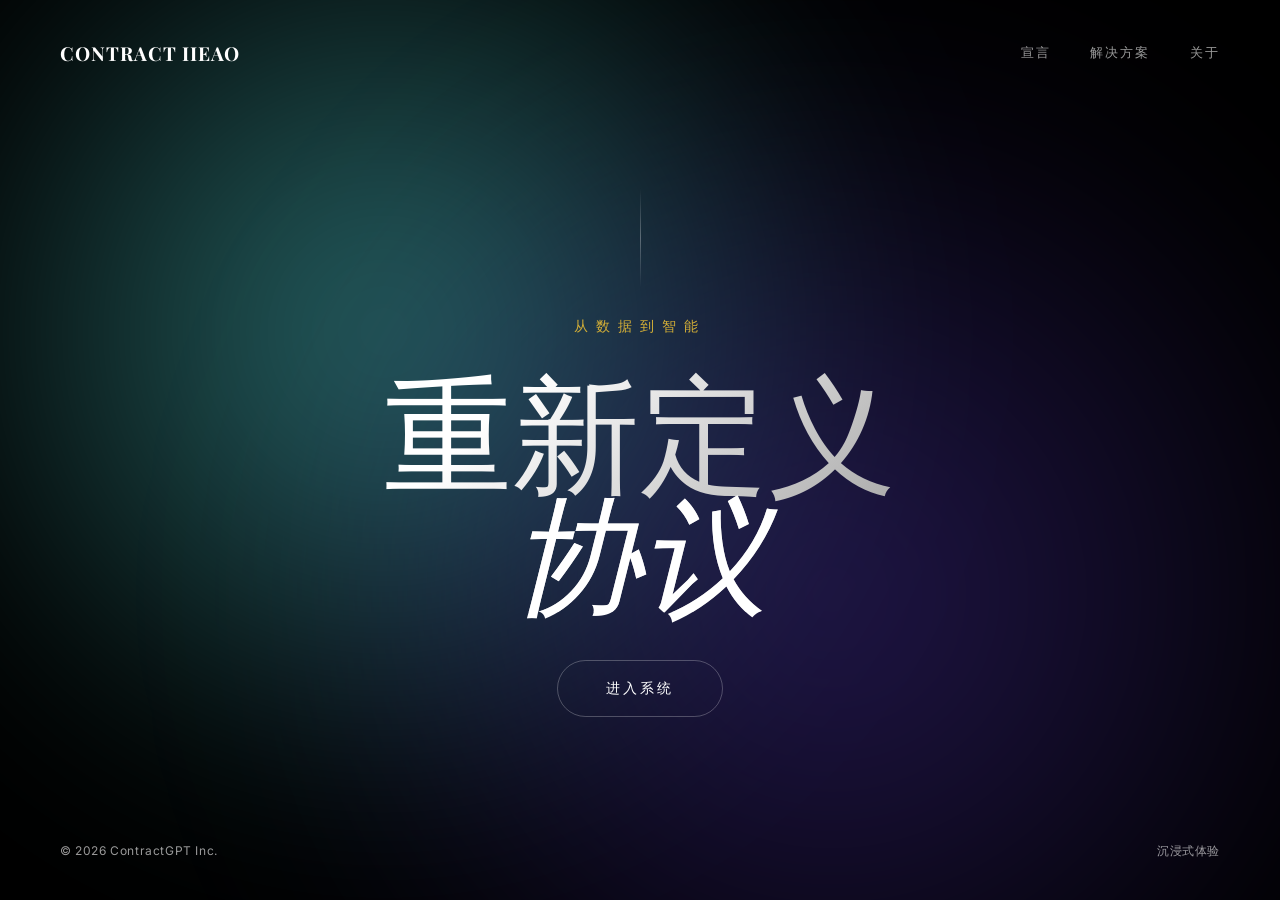
<file: index.html>
<!DOCTYPE html>
<html lang="zh-CN">
<head>
  <script async src="https://pagead2.googlesyndication.com/pagead/js/adsbygoogle.js?client=ca-pub-9442202998573475"
     crossorigin="anonymous"></script>
  <meta charset="utf-8" />
  <meta name="viewport" content="width=device-width, initial-scale=1, maximum-scale=1" />
  <title>ContractGPT · The Era of Intelligence</title>
  <link href="https://fonts.googleapis.com/css2?family=Inter:wght@300;400;500&family=Playfair+Display:ital,wght@0,400;0,600;0,700;1,400&display=swap" rel="stylesheet">
  
  <style>
    /* =========================================
       1. 核心基础设定 (Core)
       ========================================= */
    :root {
      --bg-dark: #050505;
      --text-main: #ffffff;
      --text-muted: rgba(255, 255, 255, 0.6);
      --accent: #d4af37; /* 香槟金 */
      --font-serif: 'Playfair Display', serif;
      --font-sans: 'Inter', sans-serif;
    }

    * { box-sizing: border-box; margin: 0; padding: 0; }

    body {
      background-color: var(--bg-dark);
      color: var(--text-main);
      font-family: var(--font-sans);
      height: 100vh;
      width: 100vw;
      overflow: hidden; /* 禁止滚动，保持海报感 */
      display: flex;
      flex-direction: column;
      position: relative;
    }

    /* 链接重置 */
    a { text-decoration: none; color: inherit; transition: 0.3s; }

    /* =========================================
       2. 沉浸式氛围背景 (Atmosphere)
       ========================================= */
    .atmosphere {
      position: fixed;
      inset: 0;
      z-index: -1;
      background: #000;
    }

    /* 流动的极光/深海光斑 */
    .aurora {
      position: absolute;
      border-radius: 50%;
      filter: blur(100px);
      opacity: 0.5;
      animation: drift 25s infinite ease-in-out alternate;
    }

    .aurora.one {
      top: -20%; left: -10%; width: 80vw; height: 80vw;
      background: radial-gradient(circle, #51d3d3 0%, transparent 70%);
    }

    .aurora.two {
      bottom: -30%; right: -10%; width: 90vw; height: 90vw;
      background: radial-gradient(circle, #442d98 0%, transparent 70%);
      animation-delay: -8s;
    }

    /* 胶片噪点 - 增加高级质感 */
    .grain {
      position: fixed;
      inset: 0;
      /* background-image: url("data:image/svg+xml,%3Csvg viewBox='0 0 200 200' xmlns='http://www.w3.org/2000/svg'%3E%3Cfilter id='noiseFilter'%3E%3CfeTurbulence type='fractalNoise' baseFrequency='0.7' numOctaves='3' stitchTiles='stitch'/%3E%3C/filter%3E%3Crect width='100%25' height='100%25' filter='url(%23noiseFilter)' opacity='0.05'/%3E%3C/svg%3E"); */
      pointer-events: none;
      z-index: 0;
    }

    @keyframes drift {
      0% { transform: translate(0, 0) scale(1); }
      100% { transform: translate(40px, 60px) scale(1.1); }
    }

    /* =========================================
       3. 极简布局 (Layout)
       ========================================= */
    .container {
      position: relative;
      z-index: 10;
      height: 100%;
      display: flex;
      flex-direction: column;
      justify-content: space-between;
      padding: 40px 60px;
    }

    /* 顶部导航 */
    .nav-bar {
      display: flex;
      justify-content: space-between;
      align-items: center;
      animation: fadeIn 1.5s ease-out;
    }

    .brand {
      font-family: var(--font-serif);
      font-weight: 700;
      font-size: 1.2rem;
      letter-spacing: 0.05em;
    }

    .menu {
      display: flex;
      gap: 40px;
    }

    .menu-item {
      font-size: 0.8rem;
      text-transform: uppercase;
      letter-spacing: 0.15em;
      color: var(--text-muted);
      cursor: pointer;
      position: relative;
    }

    .menu-item::after {
      content: '';
      position: absolute;
      bottom: -5px; left: 0; width: 0; height: 1px;
      background: #fff;
      transition: width 0.3s;
    }
    .menu-item:hover { color: #fff; }
    .menu-item:hover::after { width: 100%; }

    /* 中间核心内容区 */
    .hero {
      flex: 1;
      display: flex;
      flex-direction: column;
      justify-content: center;
      align-items: center;
      text-align: center;
      position: relative;
    }

    /* 装饰性线条 */
    .line {
      width: 1px;
      height: 100px;
      background: linear-gradient(to bottom, transparent, rgba(255,255,255,0.3), transparent);
      margin-bottom: 30px;
      animation: growY 1.5s ease-out;
    }

    .tagline {
      font-size: 0.85rem;
      text-transform: uppercase;
      letter-spacing: 0.6em;
      color: var(--accent);
      margin-bottom: 2rem;
      animation: fadeInUp 1.2s ease-out 0.3s backwards;
    }

    /* 巨大的主标题 */
    .headline {
      font-family: var(--font-serif);
      font-size: clamp(4rem, 10vw, 9rem); /* 响应式巨型字体 */
      line-height: 0.95;
      font-weight: 400;
      color: transparent;
      background: linear-gradient(135deg, #fff 20%, #999 100%);
      -webkit-background-clip: text;
      margin-bottom: 3rem;
      animation: fadeInUp 1.2s ease-out 0.5s backwards;
    }
    
    .headline em {
      font-style: italic;
      font-weight: 300;
      color: #fff;
      display: block; /* 换行显示强调词 */
    }

    /* 按钮样式 */
    .action-wrap {
      animation: fadeInUp 1.2s ease-out 0.8s backwards;
    }

    .enter-btn {
      display: inline-block;
      padding: 18px 48px;
      border: 1px solid rgba(255,255,255,0.25);
      border-radius: 100px;
      color: #fff;
      font-size: 0.9rem;
      letter-spacing: 0.2em;
      text-transform: uppercase;
      background: transparent;
      cursor: pointer;
      position: relative;
      overflow: hidden;
      transition: all 0.5s cubic-bezier(0.19, 1, 0.22, 1);
    }

    /* 按钮悬停动效 */
    .enter-btn::before {
      content: '';
      position: absolute;
      top: 0; left: 0; width: 100%; height: 100%;
      background: #fff;
      transform: scaleX(0);
      transform-origin: right;
      transition: transform 0.5s cubic-bezier(0.19, 1, 0.22, 1);
      z-index: -1;
    }

    .enter-btn:hover {
      color: #000;
      border-color: #fff;
      transform: scale(1.05);
    }

    .enter-btn:hover::before {
      transform: scaleX(1);
      transform-origin: left;
    }

    /* 底部信息 */
    .footer {
      display: flex;
      justify-content: space-between;
      font-size: 0.75rem;
      color: var(--text-muted);
      letter-spacing: 0.05em;
      animation: fadeIn 1.5s ease-out 1s backwards;
    }

    /* =========================================
       4. 过渡遮罩 (Transition Overlay)
       ========================================= */
    .transition-curtain {
      position: fixed;
      inset: 0;
      background: #000;
      z-index: 999;
      pointer-events: none;
      opacity: 0;
      transition: opacity 0.8s ease-in-out;
    }
    .transition-curtain.active {
      opacity: 1;
      pointer-events: all;
    }

    /* 动画关键帧 */
    @keyframes fadeIn { from { opacity: 0; } to { opacity: 1; } }
    @keyframes fadeInUp { from { opacity: 0; transform: translateY(40px); } to { opacity: 1; transform: translateY(0); } }
    @keyframes growY { from { transform: scaleY(0); } to { transform: scaleY(1); } }

    /* 移动端适配 */
    @media (max-width: 768px) {
      .container { padding: 30px 20px; }
      .menu { display: none; } /* 移动端隐藏菜单，保持极简 */
      .headline { font-size: 15vw; margin-bottom: 2rem; }
      .enter-btn { padding: 15px 35px; font-size: 0.8rem; }
    }
  </style>
</head>
<body>

  <div class="atmosphere">
    <div class="aurora one"></div>
    <div class="aurora two"></div>
    <div class="grain"></div>
  </div>

  <div class="transition-curtain" id="curtain"></div>

  <main class="container">
    <nav class="nav-bar">
      <div class="brand">CONTRACT IIEAO</div>
      <div class="menu">
        <span class="menu-item">宣言</span>
        <span class="menu-item">解决方案</span>
        <span class="menu-item">关于</span>
      </div>
    </nav>

    <section class="hero">
      <div class="line"></div>
      <span class="tagline">从数据到智能</span>
 
      
      
      <h1 class="headline">
        重新定义 <br>
        <em>协议</em>
      </h1>

      <div class="action-wrap">
        <a href="login.html" class="enter-btn" id="enter-link">
          进入系统
        </a>
      </div>
    </section>

    <footer class="footer">
      <span>© 2026 ContractGPT Inc.</span>
      <span>沉浸式体验</span>
    </footer>
  </main>

  <script>
    // 简单的页面跳转过渡逻辑
    document.getElementById('enter-link').addEventListener('click', function(e) {
      e.preventDefault(); // 阻止默认直接跳转
      
      const targetUrl = this.getAttribute('href');
      const curtain = document.getElementById('curtain');
      
      // 1. 激活黑幕（淡入黑色）
      curtain.classList.add('active');
      
      // 2. 等待黑幕完全盖住后（800ms），再进行页面跳转
      setTimeout(() => {
        window.location.href = targetUrl;
      }, 800);
    });
  </script>
</body>
</html>
</file>
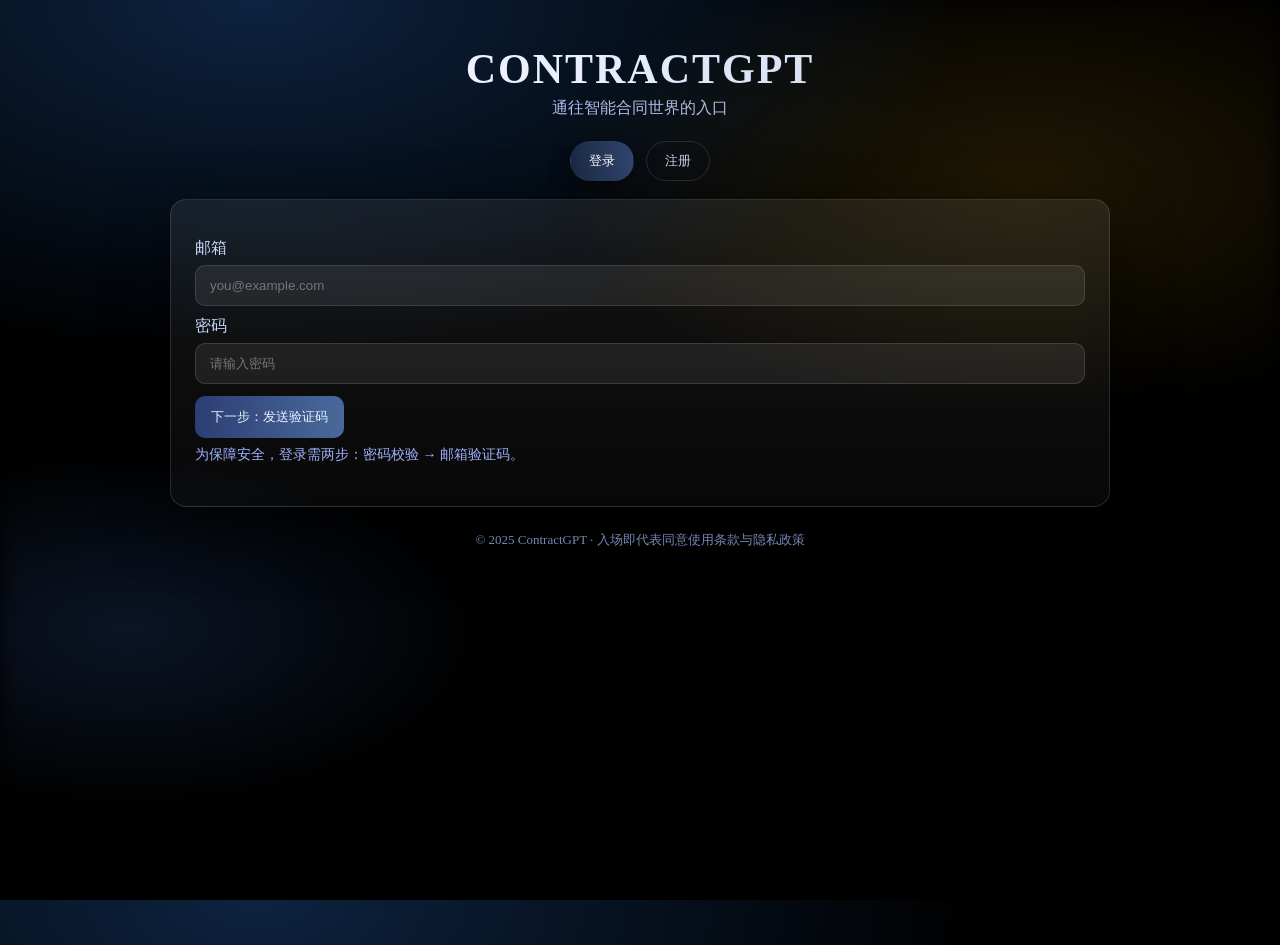
<file: auth.html>
<!DOCTYPE html>
<html lang="zh-CN">
<head>
  <meta charset="utf-8" />
  <meta name="viewport" content="width=device-width,initial-scale=1" />
  <title>进入 ContractGPT · 安全登录</title>
  <link rel="stylesheet" href="auth.css" />
</head>
<body>
  <div class="bg"></div>
  <main class="shell">
    <header class="brand">
      <h1>ContractGPT</h1>
      <p>通往智能合同世界的入口</p>
    </header>

    <section class="tabs">
      <button class="tab active" data-tab="login">登录</button>
      <button class="tab" data-tab="register">注册</button>
    </section>

    <!-- 登录 -->
    <section class="panel show" id="panel-login">
      <div class="card glass">
        <div class="card-body">
          <label>邮箱</label><input id="login-email" type="email" placeholder="you@example.com" />
          <label>密码</label><input id="login-password" type="password" placeholder="请输入密码" />
          <div class="row"><button id="login-send" class="primary">下一步：发送验证码</button></div>
          <div class="row code-row hidden" id="login-code-row">
            <input id="login-code" type="text" maxlength="6" placeholder="6位验证码" />
            <button id="login-verify" class="primary">验证并登录</button>
          </div>
          <p class="hint">为保障安全，登录需两步：密码校验 → 邮箱验证码。</p>
          <div id="login-msg" class="msg"></div>
        </div>
      </div>
    </section>

    <!-- 注册 -->
    <section class="panel" id="panel-register">
      <div class="card glass">
        <div class="card-body">
          <label>邮箱</label><input id="reg-email" type="email" placeholder="you@example.com" />
          <label>用户名</label><input id="reg-username" type="text" placeholder="2-20个字符" />
          <label>密码</label><input id="reg-password" type="password" placeholder="至少8位，含数字与字母" />
          <div class="row"><button id="reg-send" class="secondary">发送注册验证码</button></div>
          <div class="row">
            <input id="reg-code" type="text" maxlength="6" placeholder="6位验证码" />
            <button id="reg-submit" class="primary">完成注册并登录</button>
          </div>
          <div id="reg-msg" class="msg"></div>
        </div>
      </div>
    </section>

    <footer class="foot">© 2025 ContractGPT · 入场即代表同意使用条款与隐私政策</footer>
  </main>
  <script src="auth.js"></script>
</body>
</html>
</file>
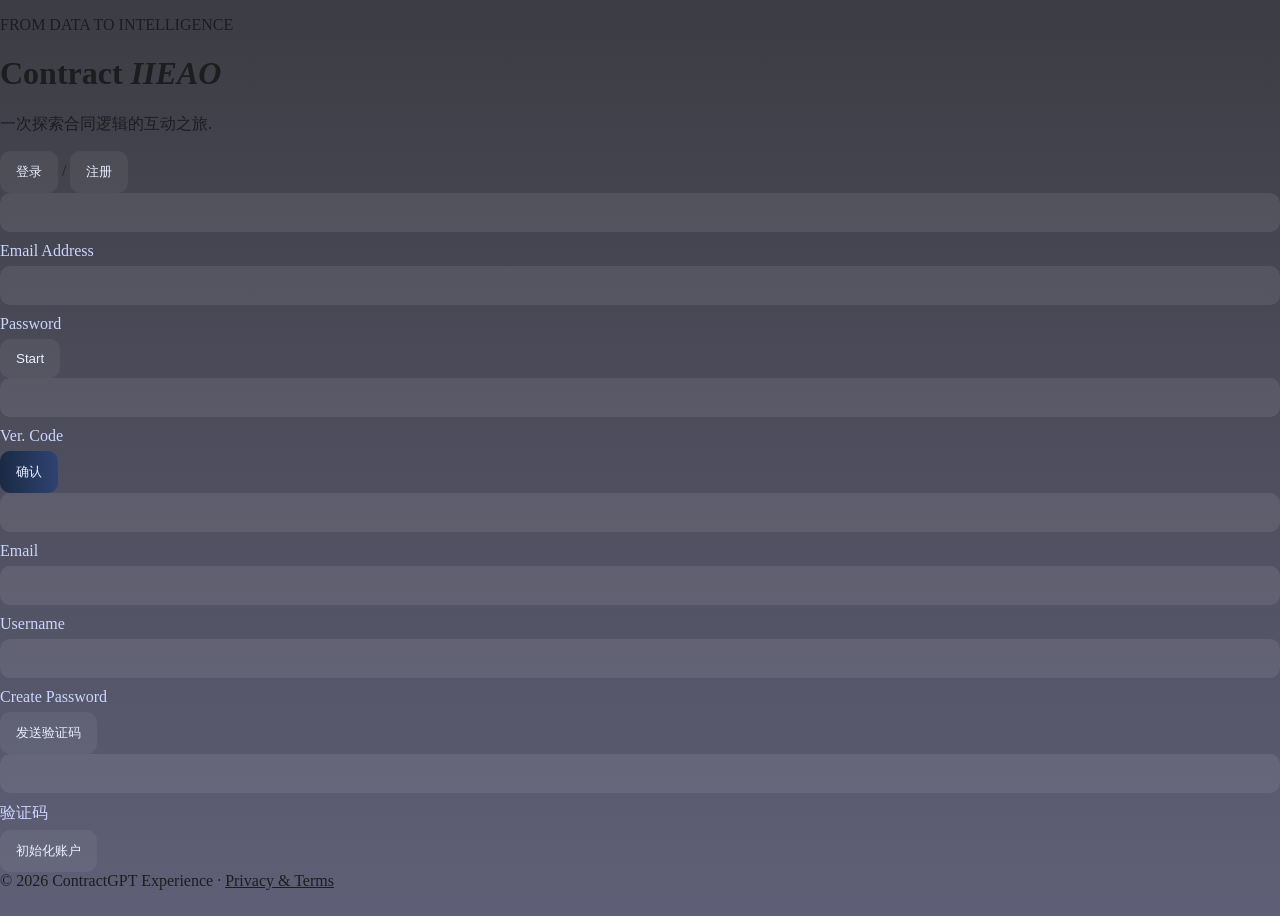
<file: login.html>
<!DOCTYPE html>
<html lang="zh-CN">
<head>
  <meta charset="utf-8" />
  <meta name="viewport" content="width=device-width, initial-scale=1" />
  <title>ContractGPT · 智能时代</title>
  <link rel="stylesheet" href="style.css" />
  <link href="https://fonts.googleapis.com/css2?family=Inter:wght@300;400;500&family=Playfair+Display:ital,wght@0,400;0,600;1,400&display=swap" rel="stylesheet">
</head>
<body>
  
  <div class="cinematic-bg">
    <div class="wave"></div>
    <div class="wave"></div>
    <div class="noise-overlay"></div>
  </div>

  <main class="stage">
    
    <header class="hero-text">
      <p class="subtitle">FROM DATA TO INTELLIGENCE</p>
      <h1 class="title">Contract <em>IIEAO</em></h1>
      <p class="description">一次探索合同逻辑的互动之旅.</p>
    </header>

    <div class="interaction-zone">
      
      <nav class="tabs-nav">
        <button class="nav-btn active" data-tab="login">登录</button>
        <span class="divider">/</span>
        <button class="nav-btn" data-tab="register">注册</button>
      </nav>

      <div class="content-panel show" id="panel-login">
        <div class="minimal-form">
          <div class="input-line">
            <input id="login-email" type="email" placeholder=" " required />
            <label class="floating-label">Email Address</label>
          </div>
          
          <div class="input-line">
            <input id="login-password" type="password" placeholder=" " required />
            <label class="floating-label">Password</label>
          </div>

          <div class="actions">
            <button id="login-send" class="cta-btn">Start</button>
          </div>

          <div class="code-section hidden" id="login-code-row">
            <div class="input-line short">
              <input id="login-code" type="text" maxlength="6" placeholder=" " />
              <label class="floating-label">Ver. Code</label>
            </div>
            <button id="login-verify" class="cta-btn secondary">确认</button>
          </div>
          
          <div id="login-msg" class="status-msg"></div>
        </div>
      </div>

      <div class="content-panel" id="panel-register">
        <div class="minimal-form">
          <div class="input-line">
            <input id="reg-email" type="email" placeholder=" " />
            <label class="floating-label">Email</label>
          </div>
          <div class="input-line">
            <input id="reg-username" type="text" placeholder=" " />
            <label class="floating-label">Username</label>
          </div>
          <div class="input-line">
            <input id="reg-password" type="password" placeholder=" " />
            <label class="floating-label">Create Password</label>
          </div>

          <div class="actions split">
            <button id="reg-send" class="cta-btn outline">发送验证码</button>
          </div>

          <div class="input-line mt-large">
            <input id="reg-code" type="text" maxlength="6" placeholder=" " />
            <label class="floating-label">验证码</label>
          </div>
          <button id="reg-submit" class="cta-btn">初始化账户</button>
          
          <div id="reg-msg" class="status-msg"></div>
        </div>
      </div>

    </div>

    <footer class="legal-foot">
      © 2026 ContractGPT Experience · <a href="Privacy Policy/Privacy.html">Privacy & Terms</a>
    </footer>

  </main>

  <script src="script.js"></script>
</body>
</html>
</file>
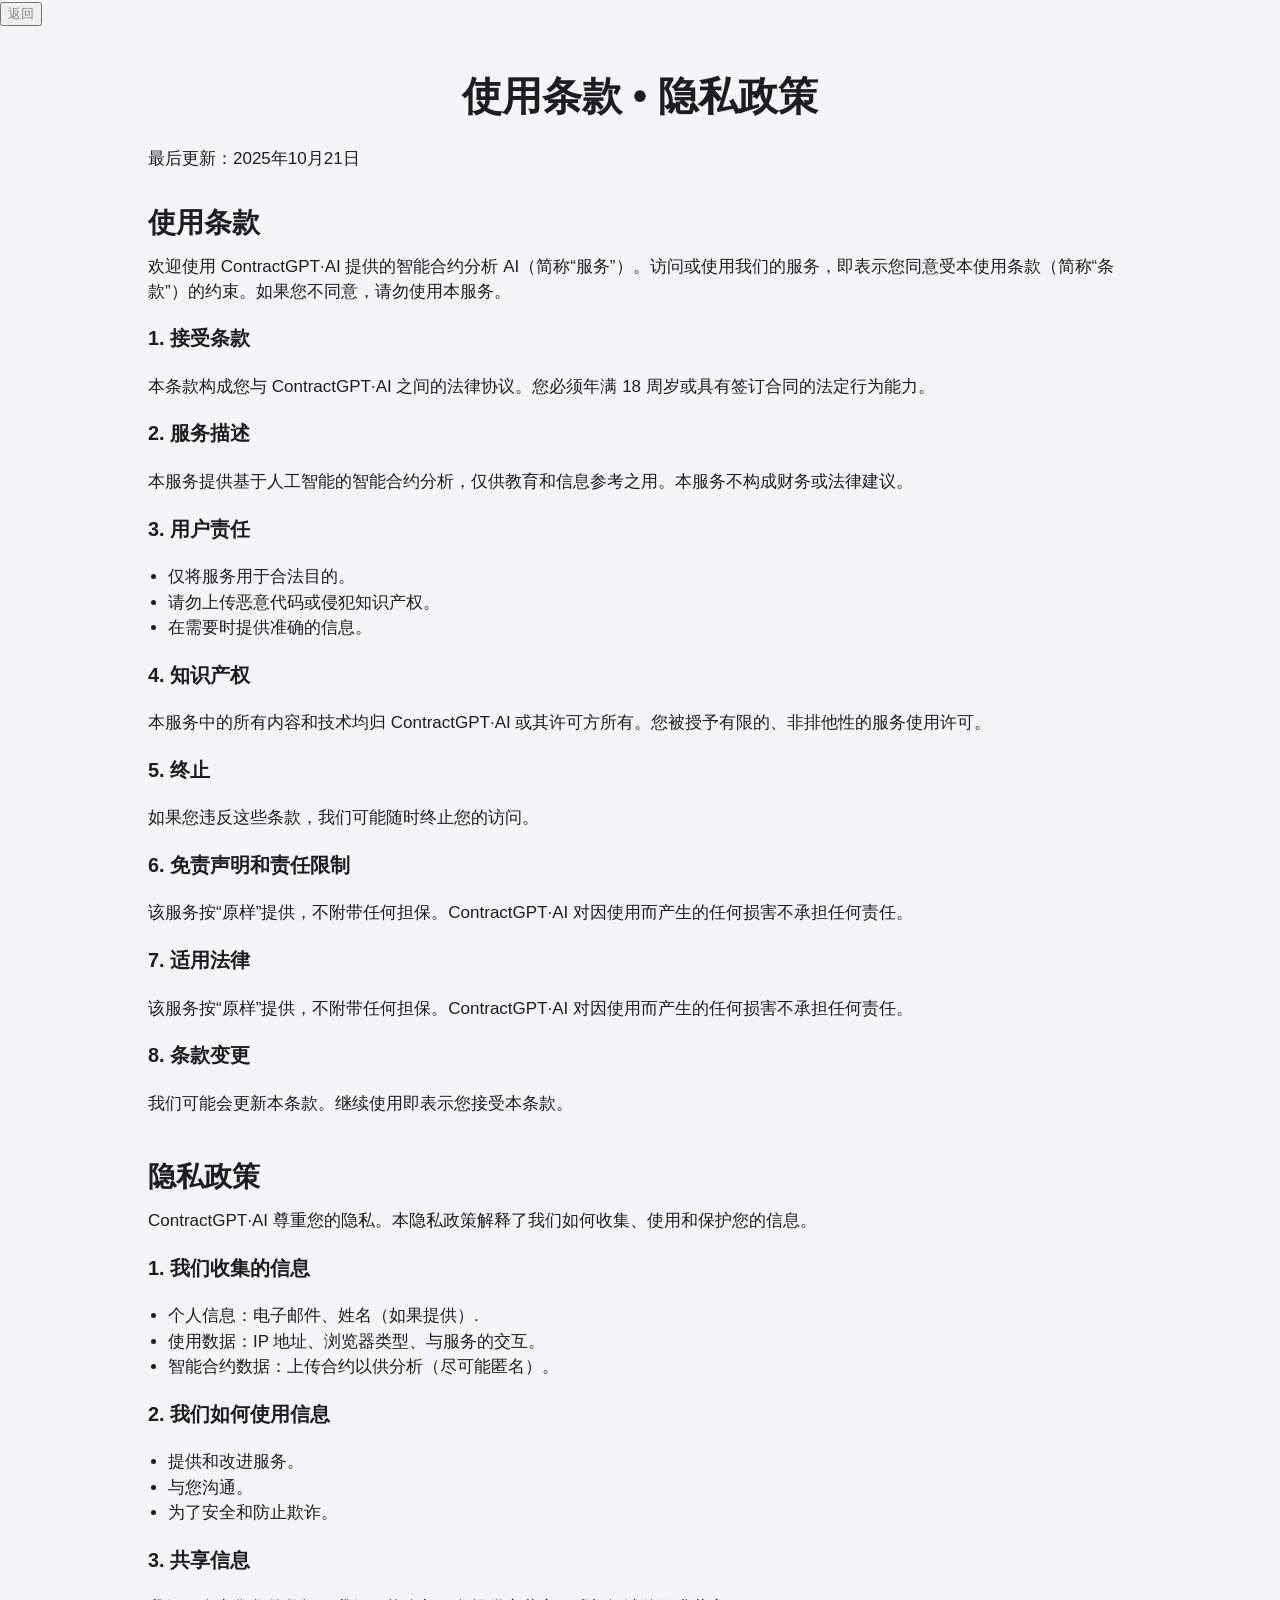
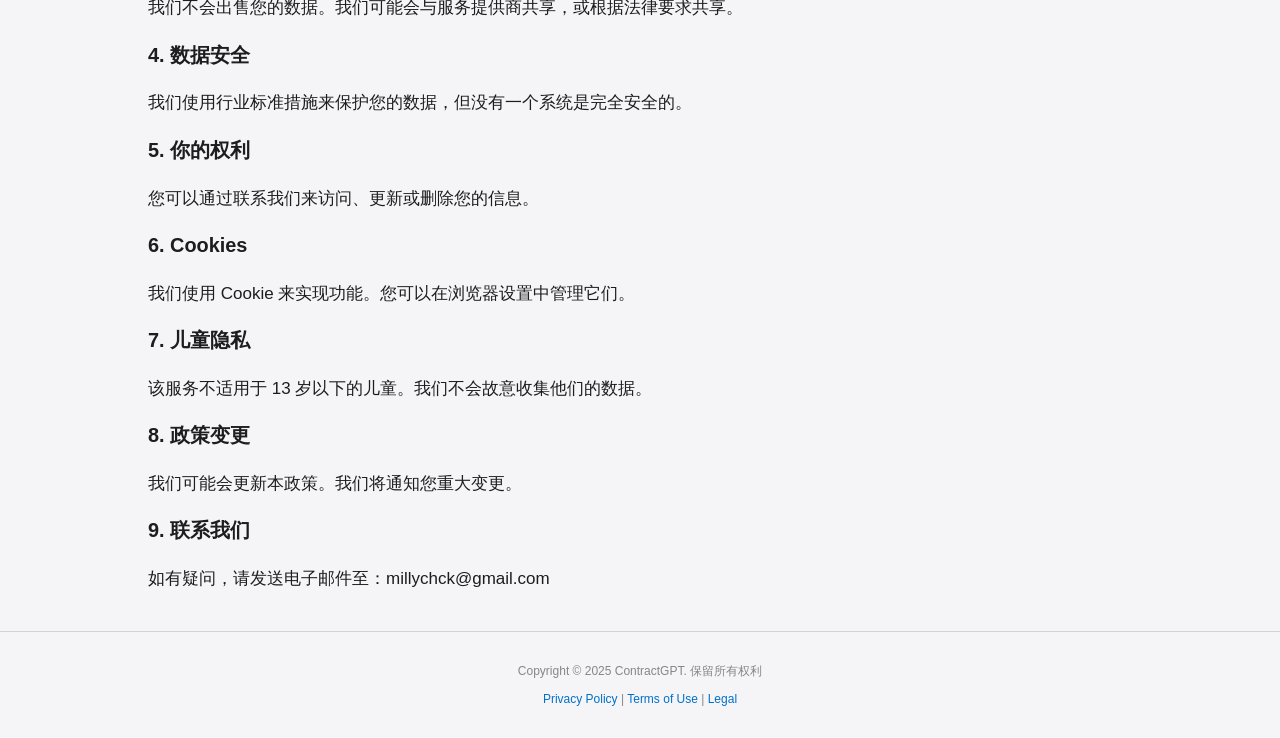
<file: Privacy Policy/Privacy.html>
<!DOCTYPE html>
<html lang="en">
<head>
    <meta charset="UTF-8">
    <meta name="viewport" content="width=device-width, initial-scale=1.0">
    <title>使用条款 • 隐私政策 - 智能合约解析系统</title>
    <style>
        * {
            box-sizing: border-box;
        }

        body {
            background-color: #f5f5f7;
            color: #1d1d1f;
            font-family: -apple-system, BlinkMacSystemFont, "Segoe UI", Roboto, Helvetica, Arial, sans-serif;
            margin: 0;
            padding: 0;
            line-height: 1.5;
            font-size: 17px;
        }

        a {
            color: #0070c9;
            text-decoration: none;
        }

        a:hover {
            text-decoration: underline;
        }

        .container {
            max-width: 1024px;
            margin: 0 auto;
            padding: 0 20px;
        }

        header {
            background-color: rgba(0, 0, 0, 0.8);
            color: #fff;
            position: fixed;
            width: 100%;
            z-index: 1000;
        }

        header .nav {
            display: flex;
            justify-content: space-around;
            align-items: center;
            height: 44px;
            font-size: 14px;
        }

        header .nav a {
            color: #fff;
            opacity: 0.92;
        }

        header .nav a:hover {
            opacity: 1;
        }

        .logo {
            width: 20px;
            height: 20px;
            background: url('https://upload.wikimedia.org/wikipedia/commons/thumb/1/1b/Apple_logo_grey.svg/1200px-Apple_logo_grey.svg.png') no-repeat center;
            background-size: contain;
            display: inline-block;
        }

        main {
            padding-top: 60px;
        }

        section {
            margin-bottom: 40px;
        }

        h1 {
            font-size: 40px;
            font-weight: 600;
            margin: 40px 0 20px;
            text-align: center;
        }

        h2 {
            font-size: 28px;
            font-weight: 600;
            margin: 30px 0 10px;
        }

        p {
            margin: 10px 0;
        }

        ul {
            list-style: disc;
            padding-left: 20px;
        }

        footer {
            background-color: #f5f5f7;
            color: #86868b;
            font-size: 12px;
            padding: 20px 0;
            text-align: center;
            border-top: 1px solid #d2d2d7;
        }

        /* Responsive Design */
        @media (max-width: 768px) {
            body {
                font-size: 15px;
            }

            h1 {
                font-size: 32px;
            }

            h2 {
                font-size: 24px;
            }

            header .nav {
                flex-wrap: wrap;
                height: auto;
                padding: 10px 0;
            }

            header .nav a {
                padding: 5px 10px;
            }

            .container {
                padding: 0 15px;
            }
        }

        @media (max-width: 480px) {
            h1 {
                font-size: 28px;
            }

            h2 {
                font-size: 20px;
            }
        }
    </style>
</head>
<body>
    <header>
        <!-- <nav class="nav container">
            <a href="#" aria-label="Home"><span class="logo"></span></a>
            <a href="#">Home</a>
            <a href="#">About</a>
            <a href="#">Contact</a>
            <a href="#">Support</a>
        </nav> -->
    </header>
    <a href="../index.html"><button style="color: #86868b;">返回</button></a>
    <main class="container">
        <h1>使用条款 • 隐私政策</h1>
        <p>最后更新：2025年10月21日</p>

        <section id="terms">
            <h2>使用条款</h2>
            <p>欢迎使用 ContractGPT·AI 提供的智能合约分析 AI（简称“服务”）。访问或使用我们的服务，即表示您同意受本使用条款（简称“条款”）的约束。如果您不同意，请勿使用本服务。</p>

            <h3>1. 接受条款</h3>
            <p>本条款构成您与 ContractGPT·AI 之间的法律协议。您必须年满 18 周岁或具有签订合同的法定行为能力。</p>

            <h3>2. 服务描述</h3>
            <p>本服务提供基于人工智能的智能合约分析，仅供教育和信息参考之用。本服务不构成财务或法律建议。</p>

            <h3>3. 用户责任</h3>
            <ul>
                <li>仅将服务用于合法目的。</li>
                <li>请勿上传恶意代码或侵犯知识产权。</li>
                <li>在需要时提供准确的信息。</li>
            </ul>

            <h3>4. 知识产权</h3>
            <p>本服务中的所有内容和技术均归 ContractGPT·AI 或其许可方所有。您被授予有限的、非排他性的服务使用许可。</p>

            <h3>5. 终止</h3>
            <p>如果您违反这些条款，我们可能随时终止您的访问。</p>

            <h3>6. 免责声明和责任限制</h3>
            <p>该服务按“原样”提供，不附带任何担保。ContractGPT·AI 对因使用而产生的任何损害不承担任何责任。</p>

            <h3>7. 适用法律</h3>
            <p>该服务按“原样”提供，不附带任何担保。ContractGPT·AI 对因使用而产生的任何损害不承担任何责任。</p>

            <h3>8. 条款变更</h3>
            <p>我们可能会更新本条款。继续使用即表示您接受本条款。</p>
        </section>

        <section id="privacy">
            <h2>隐私政策</h2>
            <p>ContractGPT·AI 尊重您的隐私。本隐私政策解释了我们如何收集、使用和保护您的信息。</p>

            <h3>1. 我们收集的信息</h3>
            <ul>
                <li>个人信息：电子邮件、姓名（如果提供）.</li>
                <li>使用数据：IP 地址、浏览器类型、与服务的交互。</li>
                <li>智能合约数据：上传合约以供分析（尽可能匿名）。</li>
            </ul>

            <h3>2. 我们如何使用信息</h3>
            <ul>
                <li>提供和改进服务。</li>
                <li>与您沟通。</li>
                <li>为了安全和防止欺诈。</li>
            </ul>

            <h3>3. 共享信息</h3>
            <p>我们不会出售您的数据。我们可能会与服务提供商共享，或根据法律要求共享。</p>

            <h3>4. 数据安全</h3>
            <p>我们使用行业标准措施来保护您的数据，但没有一个系统是完全安全的。</p>

            <h3>5. 你的权利</h3>
            <p>您可以通过联系我们来访问、更新或删除您的信息。</p>

            <h3>6. Cookies</h3>
            <p>我们使用 Cookie 来实现功能。您可以在浏览器设置中管理它们。</p>

            <h3>7. 儿童隐私</h3>
            <p>该服务不适用于 13 岁以下的儿童。我们不会故意收集他们的数据。</p>

            <h3>8. 政策变更</h3>
            <p>我们可能会更新本政策。我们将通知您重大变更。</p>

            <h3>9. 联系我们</h3>
            <p>如有疑问，请发送电子邮件至：millychck@gmail.com</p>
        </section>
    </main>

    <footer>
        <p>Copyright © 2025 ContractGPT. 保留所有权利</p>
        <p><a href="#">Privacy Policy</a> | <a href="#">Terms of Use</a> | <a href="#">Legal</a></p>
    </footer>
</body>
</html>
</file>
<file: auth.css>
:root{
  --gold:#d4a017;--line:rgba(255,255,255,.12)
}
*{box-sizing:border-box}html,body{height:100%}body{margin:0;font-family:'Noto Serif SC',serif;background:radial-gradient(1200px 600px at 20% 0%,#0d2340,#000 60%),linear-gradient(135deg,#001a2e,#003366);color:#e9f0ff}
.bg{position:fixed;inset:0;background:radial-gradient(800px 400px at 80% 20%,rgba(212,160,23,.15),transparent 60%),radial-gradient(600px 300px at 10% 70%,rgba(78,140,255,.15),transparent 60%);pointer-events:none;filter:blur(10px)}
.shell{max-width:980px;margin:5vh auto;padding:0 20px}
.brand{text-align:center;margin-bottom:22px}
.brand h1{margin:0;font-size:42px;letter-spacing:2px;text-transform:uppercase;background:linear-gradient(90deg,#fff,#c9d8ff);-webkit-background-clip:text;color:transparent}
.brand p{margin:.3rem 0;color:#aebbe7}
.tabs{display:flex;gap:12px;justify-content:center;margin:10px 0 18px}
.tab{padding:10px 18px;border:1px solid var(--line);background:transparent;color:#c8d4ff;border-radius:999px;cursor:pointer}
.tab.active{background:linear-gradient(90deg,#1a2a44,#2e4372);color:#fff;border-color:transparent;box-shadow:0 6px 20px rgba(0,0,0,.4)}
.panel{display:none}.panel.show{display:block}
.card{border:1px solid var(--line);border-radius:16px;background:linear-gradient(180deg,rgba(255,255,255,.08),rgba(255,255,255,.03));backdrop-filter:blur(12px);box-shadow:0 20px 60px rgba(0,0,0,.5)}
.card-body{padding:28px 24px}
label{display:block;color:#cbd6ff;margin:10px 0 6px}
input{width:100%;padding:12px 14px;border-radius:10px;border:1px solid var(--line);background:rgba(255,255,255,.08);color:#fff;outline:none}
input:focus{border-color:var(--gold);box-shadow:0 0 0 2px rgba(212,160,23,.25)}
.row{display:flex;gap:12px;align-items:center;margin-top:12px}
.row.code-row.hidden{display:none}
button{padding:12px 16px;border-radius:10px;border:1px solid var(--line);cursor:pointer;color:#e9f0ff;background:rgba(255,255,255,.06)}
button.primary{background:linear-gradient(90deg,#2c3e73,#4a6a9b);border:none}
button.secondary{background:linear-gradient(90deg,#1a2a44,#2e4372);border:none}
button:hover{transform:translateY(-1px);box-shadow:0 10px 24px rgba(0,0,0,.35)}
.msg{margin-top:10px;color:#ffd08a}.hint{margin-top:8px;color:#9fb3ff;font-size:14px}
.foot{text-align:center;margin-top:24px;color:#8aa1d6;font-size:13px}
</file>
<file: style.css>
/* :root {
  --gold: #d4a017;
  --line: rgba(255, 255, 255, 0.12);
}

* {
  box-sizing: border-box;
}

html, body {
  height: 100%;
  margin: 0;
  font-family: 'Noto Serif SC', serif;
  background: linear-gradient(180deg, #6868aa 0%, #414157 100%);
  color: #1d1d1f;
}

.bg {
  position: fixed;
  inset: 0;
  background: radial-gradient(800px 400px at 80% 20%, rgba(200, 200, 200, 0.3), transparent 60%),
              radial-gradient(600px 300px at 10% 70%, rgba(220, 220, 255, 0.3), transparent 60%);
  pointer-events: none;
  filter: blur(10px);
}

.shell {
  max-width: 980px;
  margin: 5vh auto;
  padding: 0 20px;
}

.brand {
  text-align: center;
  margin-bottom: 22px;
}

.brand h1 {
  margin: 0;
  font-size: 42px;
  letter-spacing: 2px;
  text-transform: uppercase;
  background: linear-gradient(90deg, #fff, #c9d8ff);
  -webkit-background-clip: text;
  color: transparent;
}

.brand p {
  margin: .3rem 0;
  color: #aebbe7;
}

.tabs {
  display: flex;
  gap: 12px;
  justify-content: center;
  margin: 10px 0 18px;
}

.tab {
  padding: 10px 18px;
  border: 1px solid var(--line);
  background: transparent;
  color: #c8d4ff;
  border-radius: 999px;
  cursor: pointer;
}

.tab.active {
  background: linear-gradient(90deg, #1a2a44, #2e4372);
  color: #fff;
  border-color: transparent;
  box-shadow: 0 6px 20px rgba(0, 0, 0, 0.4);
}

.panel {
  display: none;
}

.panel.show {
  display: block;
}

.card {
  border: 1px solid var(--line);
  border-radius: 16px;
  background: linear-gradient(180deg, rgba(255, 255, 255, 0.08), rgba(255, 255, 255, 0.03));
  backdrop-filter: blur(12px);
  box-shadow: 0 20px 60px rgba(0, 0, 0, 0.5);
}

.card-body {
  padding: 28px 24px;
}

label {
  display: block;
  color: #cbd6ff;
  margin: 10px 0 6px;
}

input {
  width: 100%;
  padding: 12px 14px;
  border-radius: 10px;
  border: 1px solid var(--line);
  background: rgba(255, 255, 255, 0.08);
  color: #fff;
  outline: none;
}

input:focus {
  border-color: var(--gold);
  box-shadow: 0 0 0 2px rgba(212, 160, 23, 0.25);
}

.row {
  display: flex;
  gap: 12px;
  align-items: center;
  margin-top: 12px;
}

.row.code-row.hidden {
  display: none;
}

button {
  padding: 12px 16px;
  border-radius: 10px;
  border: 1px solid var(--line);
  cursor: pointer;
  color: #e9f0ff;
  background: rgba(255, 255, 255, 0.06);
}

button.primary {
  background: linear-gradient(90deg, #2c3e73, #4a6a9b);
  border: none;
}

button.secondary {
  background: linear-gradient(90deg, #1a2a44, #2e4372);
  border: none;
}

button:hover {
  transform: translateY(-1px);
  box-shadow: 0 10px 24px rgba(0, 0, 0, 0.35);
}

.msg {
  margin-top: 10px;
  color: #ffd08a;
}

.hint {
  margin-top: 8px;
  color: #9fb3ff;
  font-size: 14px;
}

.foot {
  text-align: center;
  margin-top: 24px;
  color: #8aa1d6;
  font-size: 13px;
}

footer a {
  color: inherit;
  text-decoration: underline;
  /* 或者none，如果你不想有下划线 */
}

:root {
  --gold: #d4a017;
  --line: rgba(255, 255, 255, 0.12);
}

* {
  box-sizing: border-box;
}

html, body {
  height: 100%;
  margin: 0;
  font-family: 'Noto Serif SC', serif;
  background: linear-gradient(180deg, #3d3d45 0%, #5f5f77 100%);
  color: #1d1d1f;
}

.bg {
  position: fixed;
  inset: 0;
  background: radial-gradient(800px 400px at 80% 20%, rgba(200, 200, 200, 0.3), transparent 60%),
              radial-gradient(600px 300px at 10% 70%, rgba(220, 220, 255, 0.3), transparent 60%);
  pointer-events: none;
  filter: blur(10px);
}

.shell {
  max-width: 980px;
  margin: 5vh auto;
  padding: 0 20px;
}

.brand {
  text-align: center;
  margin-bottom: 22px;
}

.brand h1 {
  margin: 0;
  font-size: 42px;
  letter-spacing: 2px;
  text-transform: uppercase;
  background: linear-gradient(90deg, #fff, #c9d8ff);
  -webkit-background-clip: text;
  color: transparent;
}

.brand p {
  margin: .3rem 0;
  color: #aebbe7;
}

.tabs {
  display: flex;
  gap: 12px;
  justify-content: center;
  margin: 10px 0 18px;
}

.tab {
  padding: 10px 18px;
  border: 1px solid var(--line);
  background: transparent;
  color: #c8d4ff;
  border-radius: 999px;
  cursor: pointer;
}

.tab.active {
  background: linear-gradient(90deg, #1a2a44, #2e4372);
  color: #fff;
  border-color: transparent;
  box-shadow: 0 6px 20px rgba(0, 0, 0, 0.4);
}

.panel {
  display: none;
}

.panel.show {
  display: block;
}

.card {
  border: 1px solid var(--line);
  border-radius: 16px;
  background: linear-gradient(180deg, rgba(255, 255, 255, 0.08), rgba(255, 255, 255, 0.03));
  backdrop-filter: blur(12px);
  box-shadow: 0 20px 60px rgba(0, 0, 0, 0.5);
}

.card-body {
  padding: 28px 24px;
}

label {
  display: block;
  color: #cbd6ff;
  margin: 10px 0 6px;
}

input {
  width: 100%;
  padding: 12px 14px;
  border-radius: 10px;
  border: 1px solid var(--line);
  background: rgba(255, 255, 255, 0.08);
  color: #fff;
  outline: none;
}

input:focus {
  border-color: var(--gold);
  box-shadow: 0 0 0 2px rgba(212, 160, 23, 0.25);
}

.row {
  display: flex;
  gap: 12px;
  align-items: center;
  margin-top: 12px;
}

.row.code-row.hidden {
  display: none;
}

button {
  padding: 12px 16px;
  border-radius: 10px;
  border: 1px solid var(--line);
  cursor: pointer;
  color: #e9f0ff;
  background: rgba(255, 255, 255, 0.06);
}

button.primary {
  background: linear-gradient(90deg, #2c3e73, #4a6a9b);
  border: none;
}

button.secondary {
  background: linear-gradient(90deg, #1a2a44, #2e4372);
  border: none;
}

button:hover {
  transform: translateY(-1px);
  box-shadow: 0 10px 24px rgba(0, 0, 0, 0.35);
}

.msg {
  margin-top: 10px;
  color: #ffd08a;
}

.hint {
  margin-top: 8px;
  color: #9fb3ff;
  font-size: 14px;
}

.foot {
  text-align: center;
  margin-top: 24px;
  color: #8aa1d6;
  font-size: 13px;
}

footer a {
  color: inherit;
  text-decoration: underline;
  /* 或者none，如果你不想有下划线 */
}

input::placeholder {
  color: #322e2e;
}
</file>
